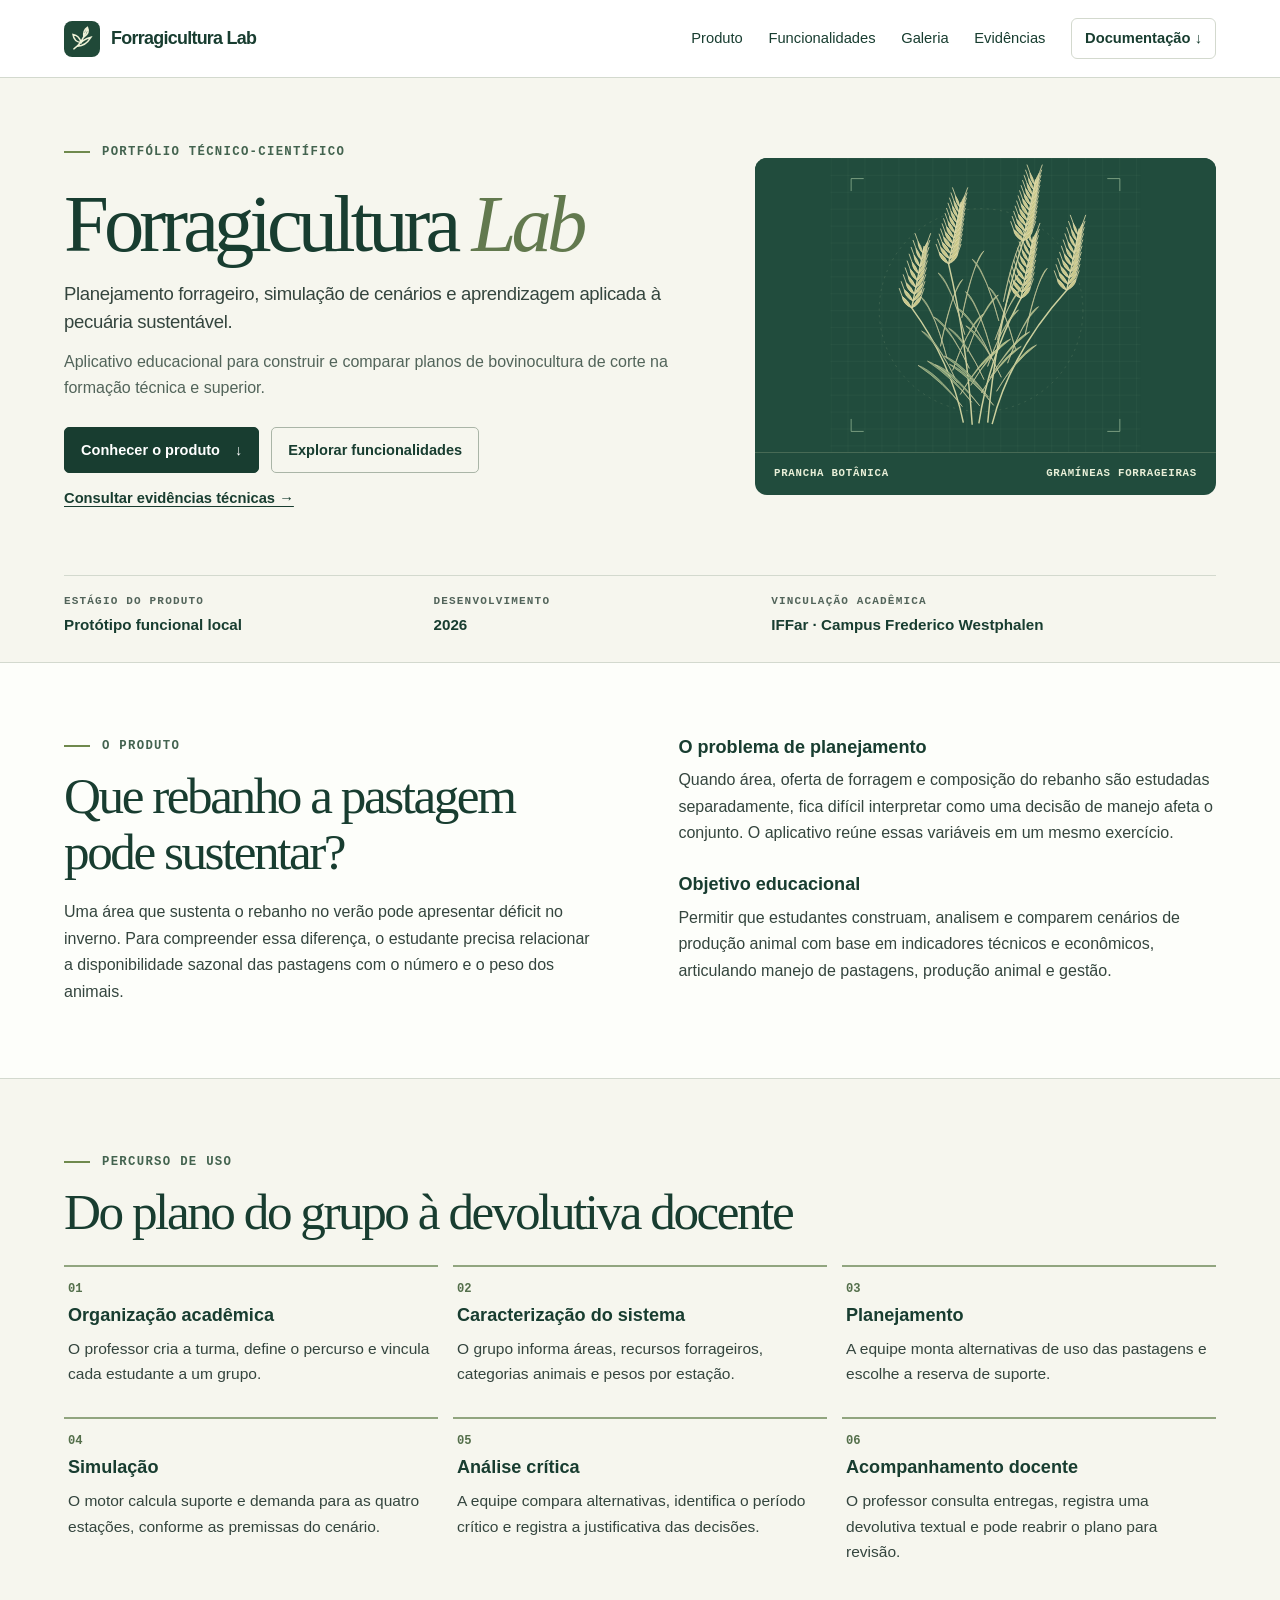
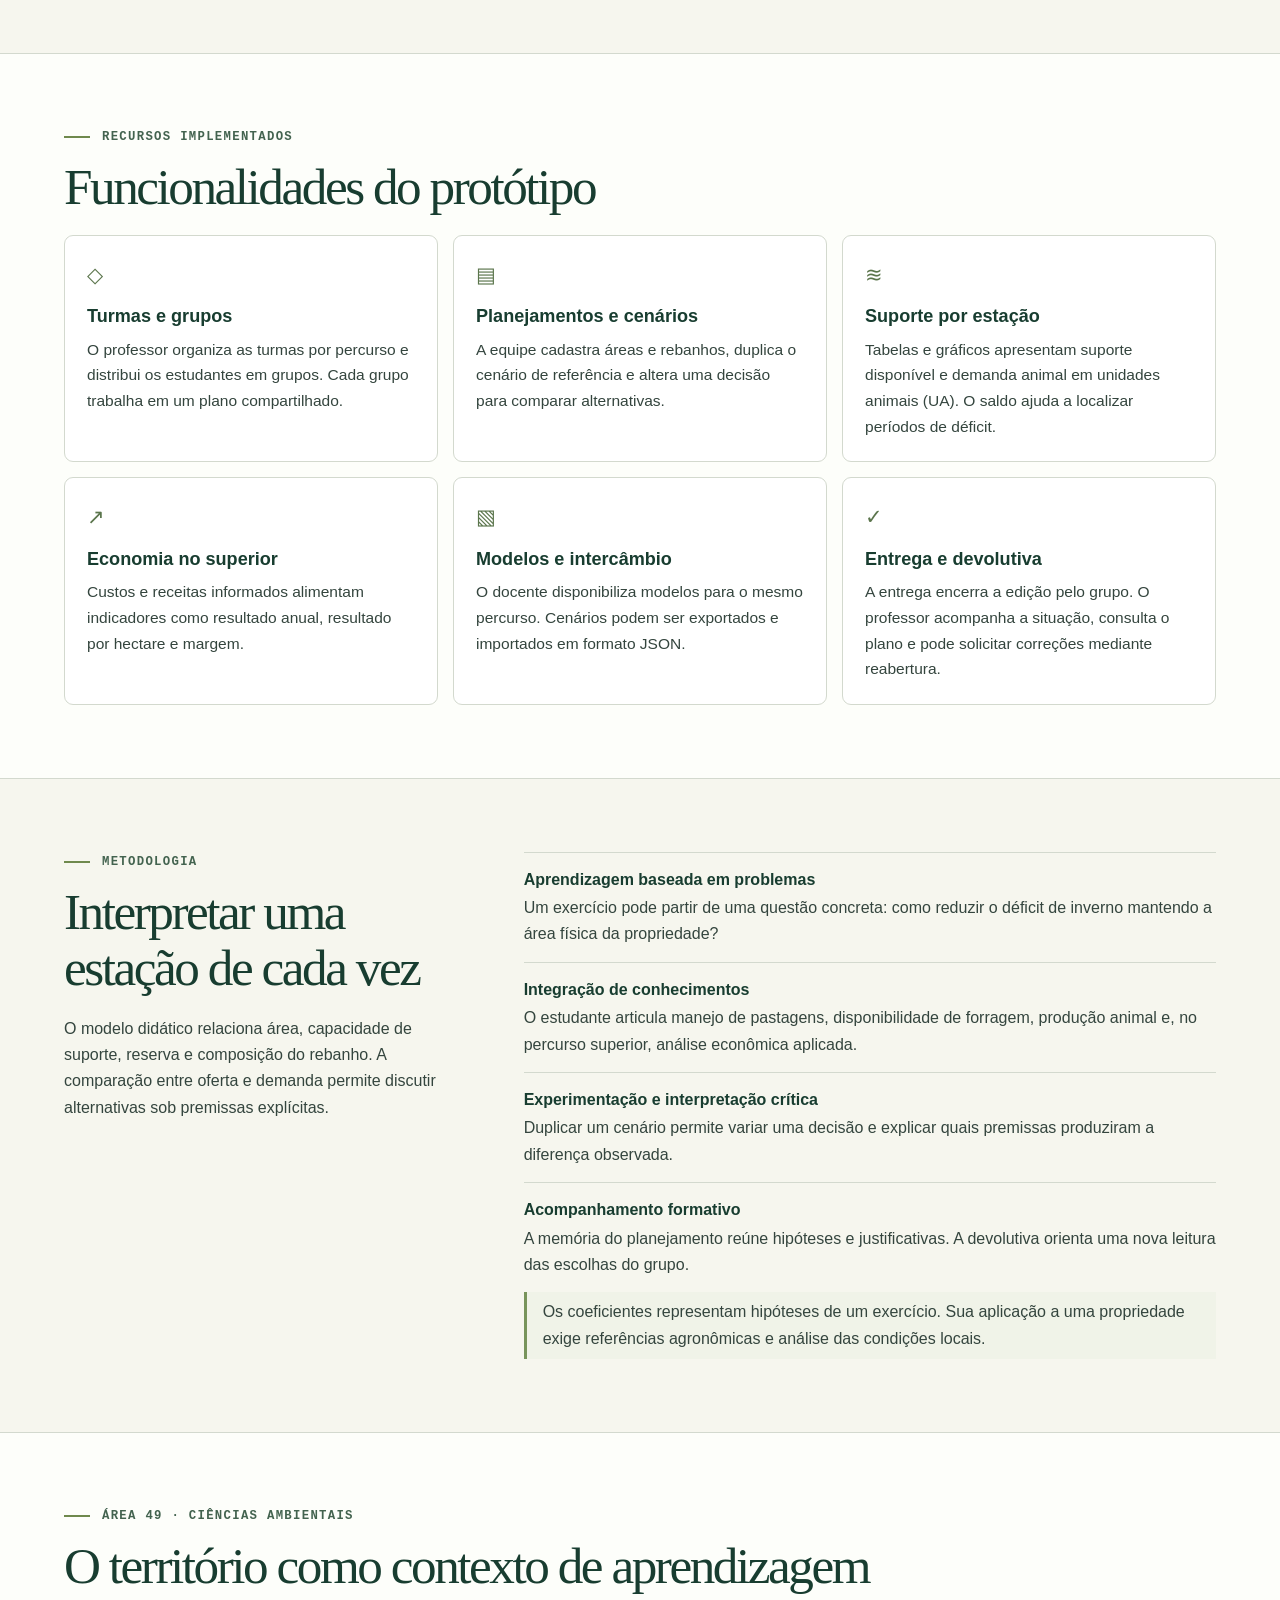
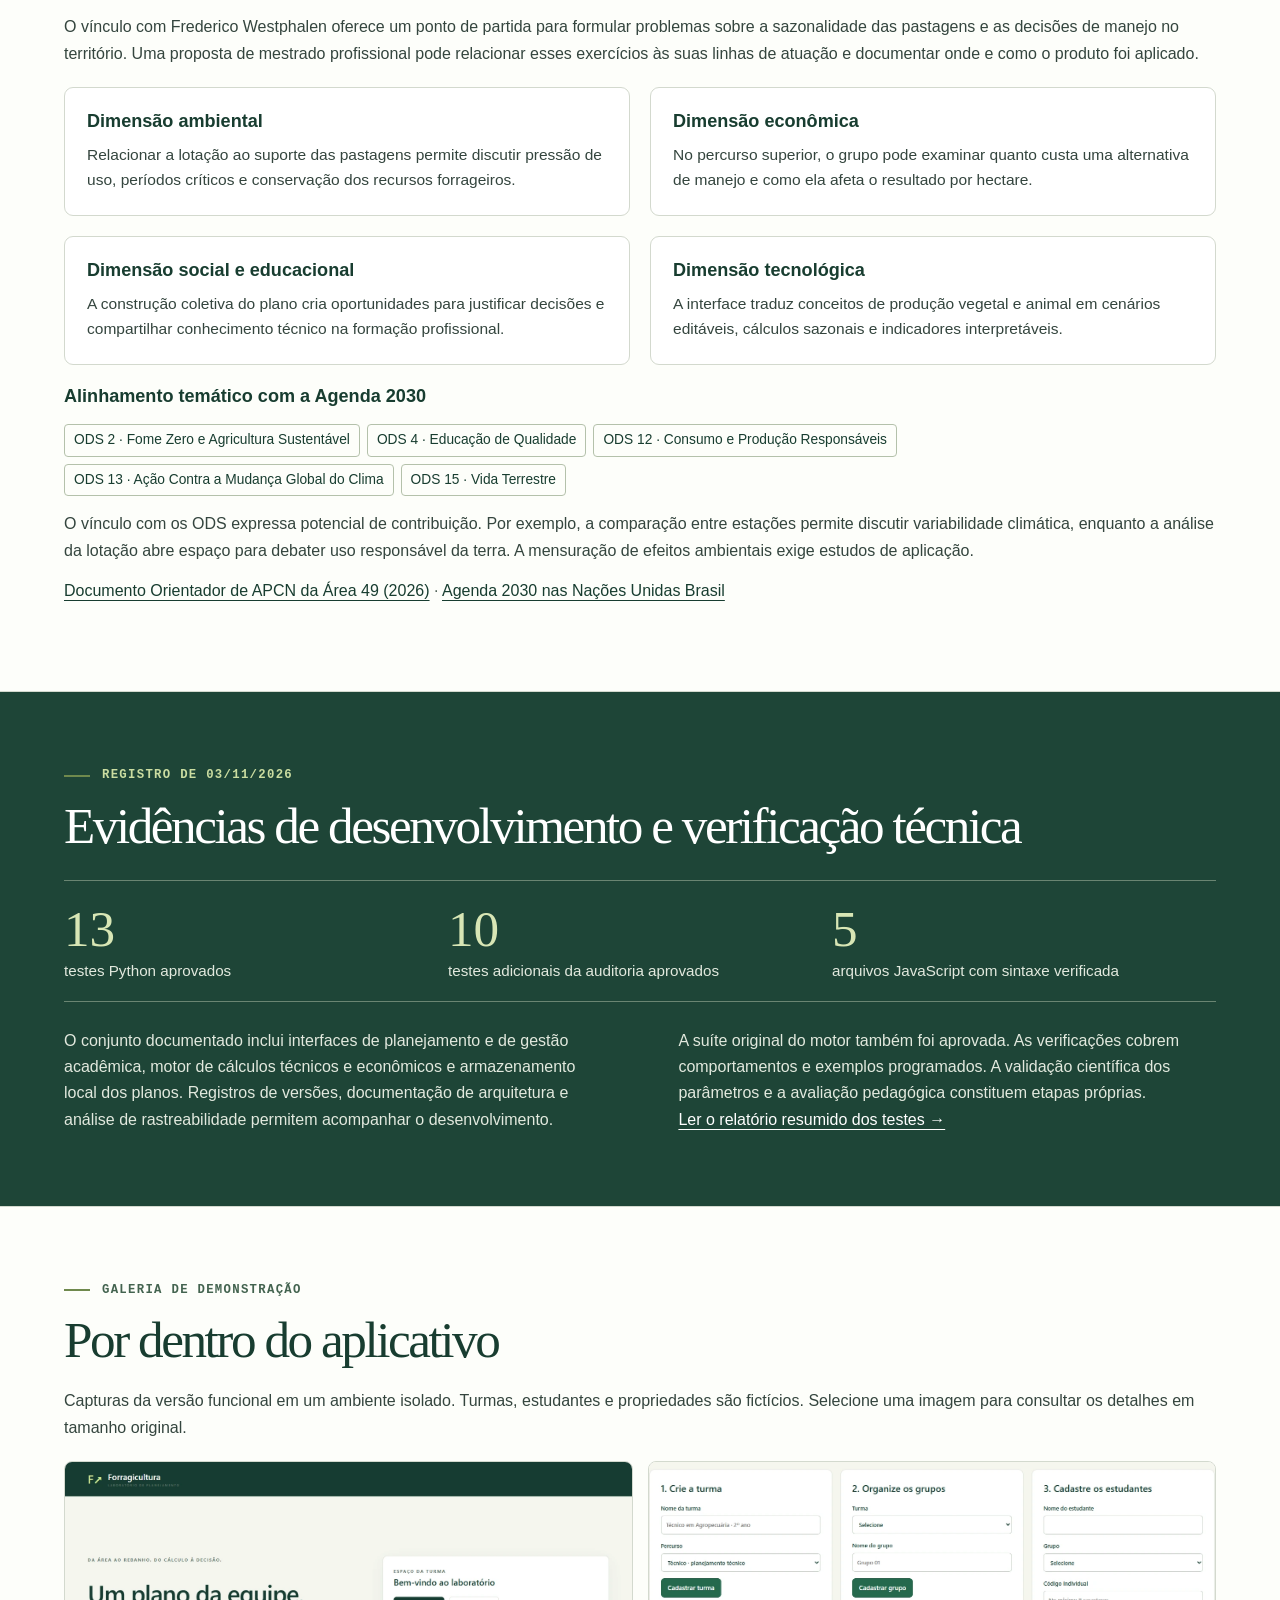
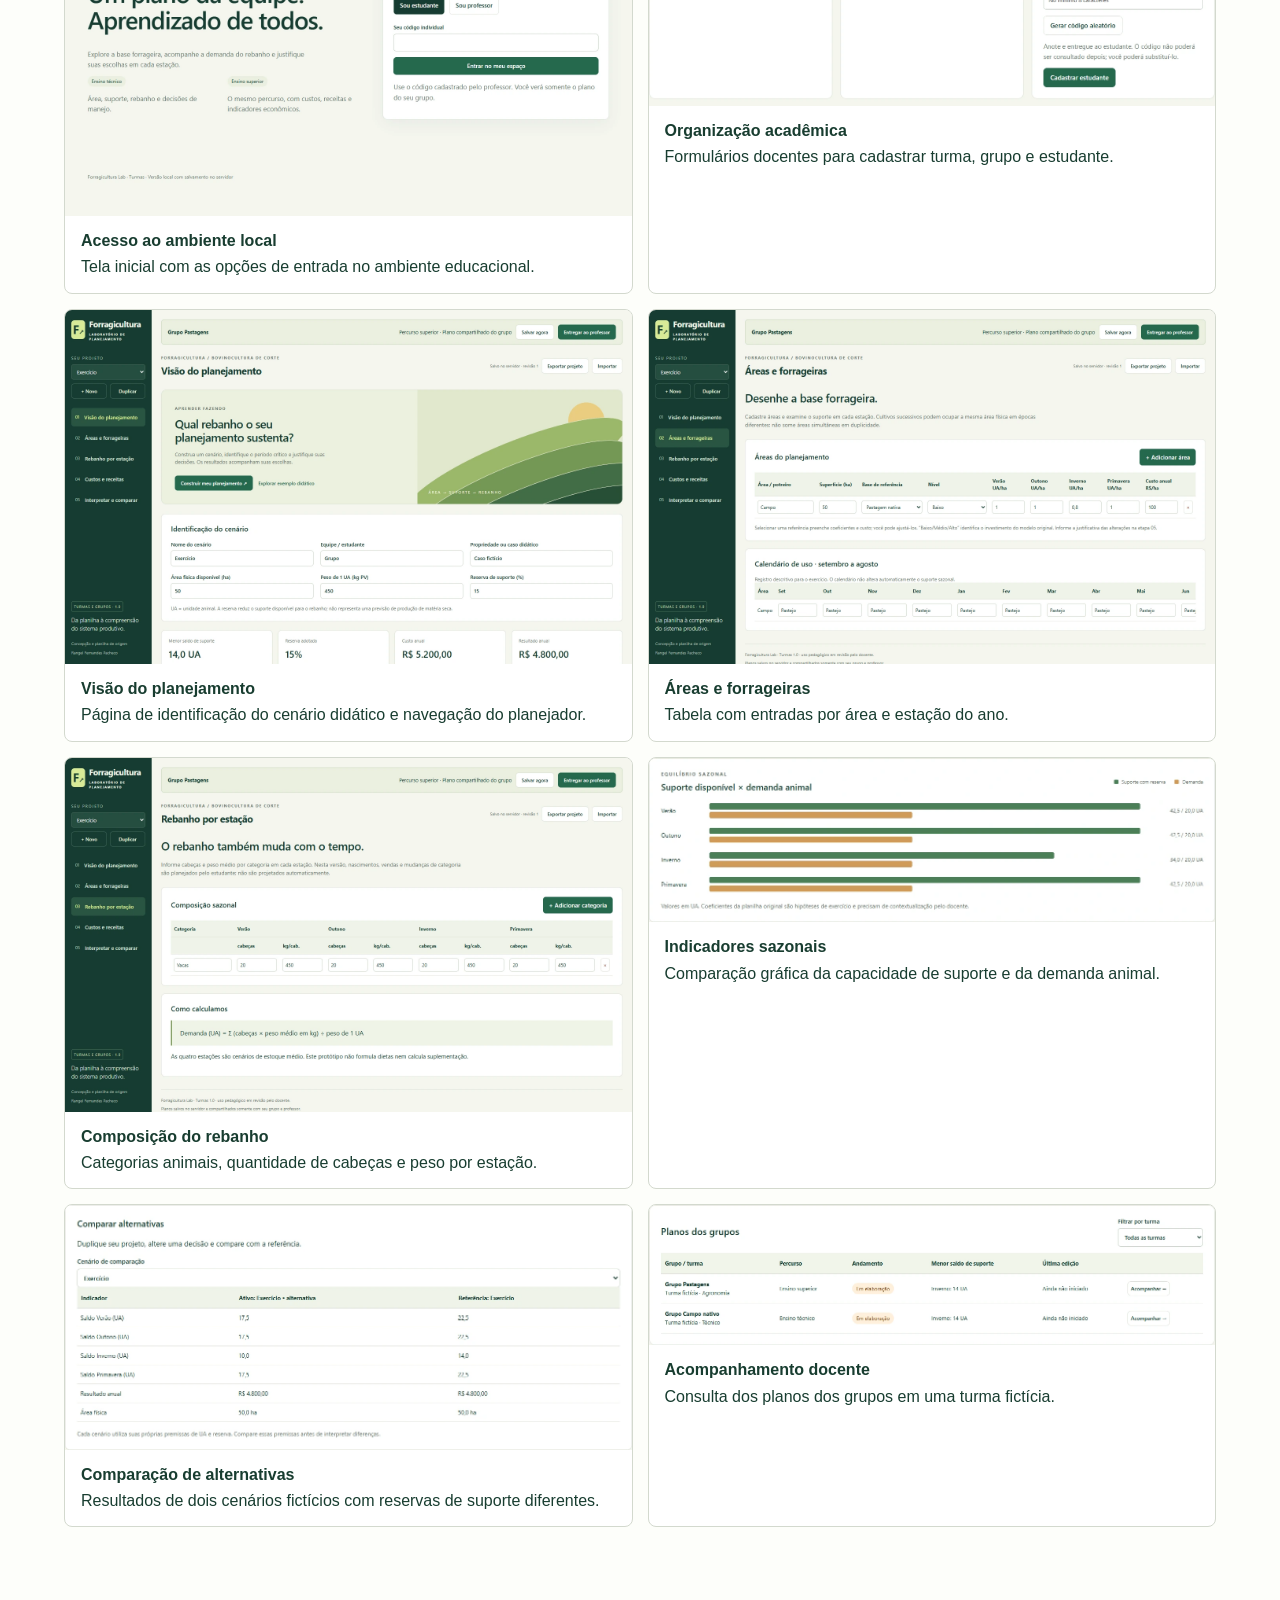
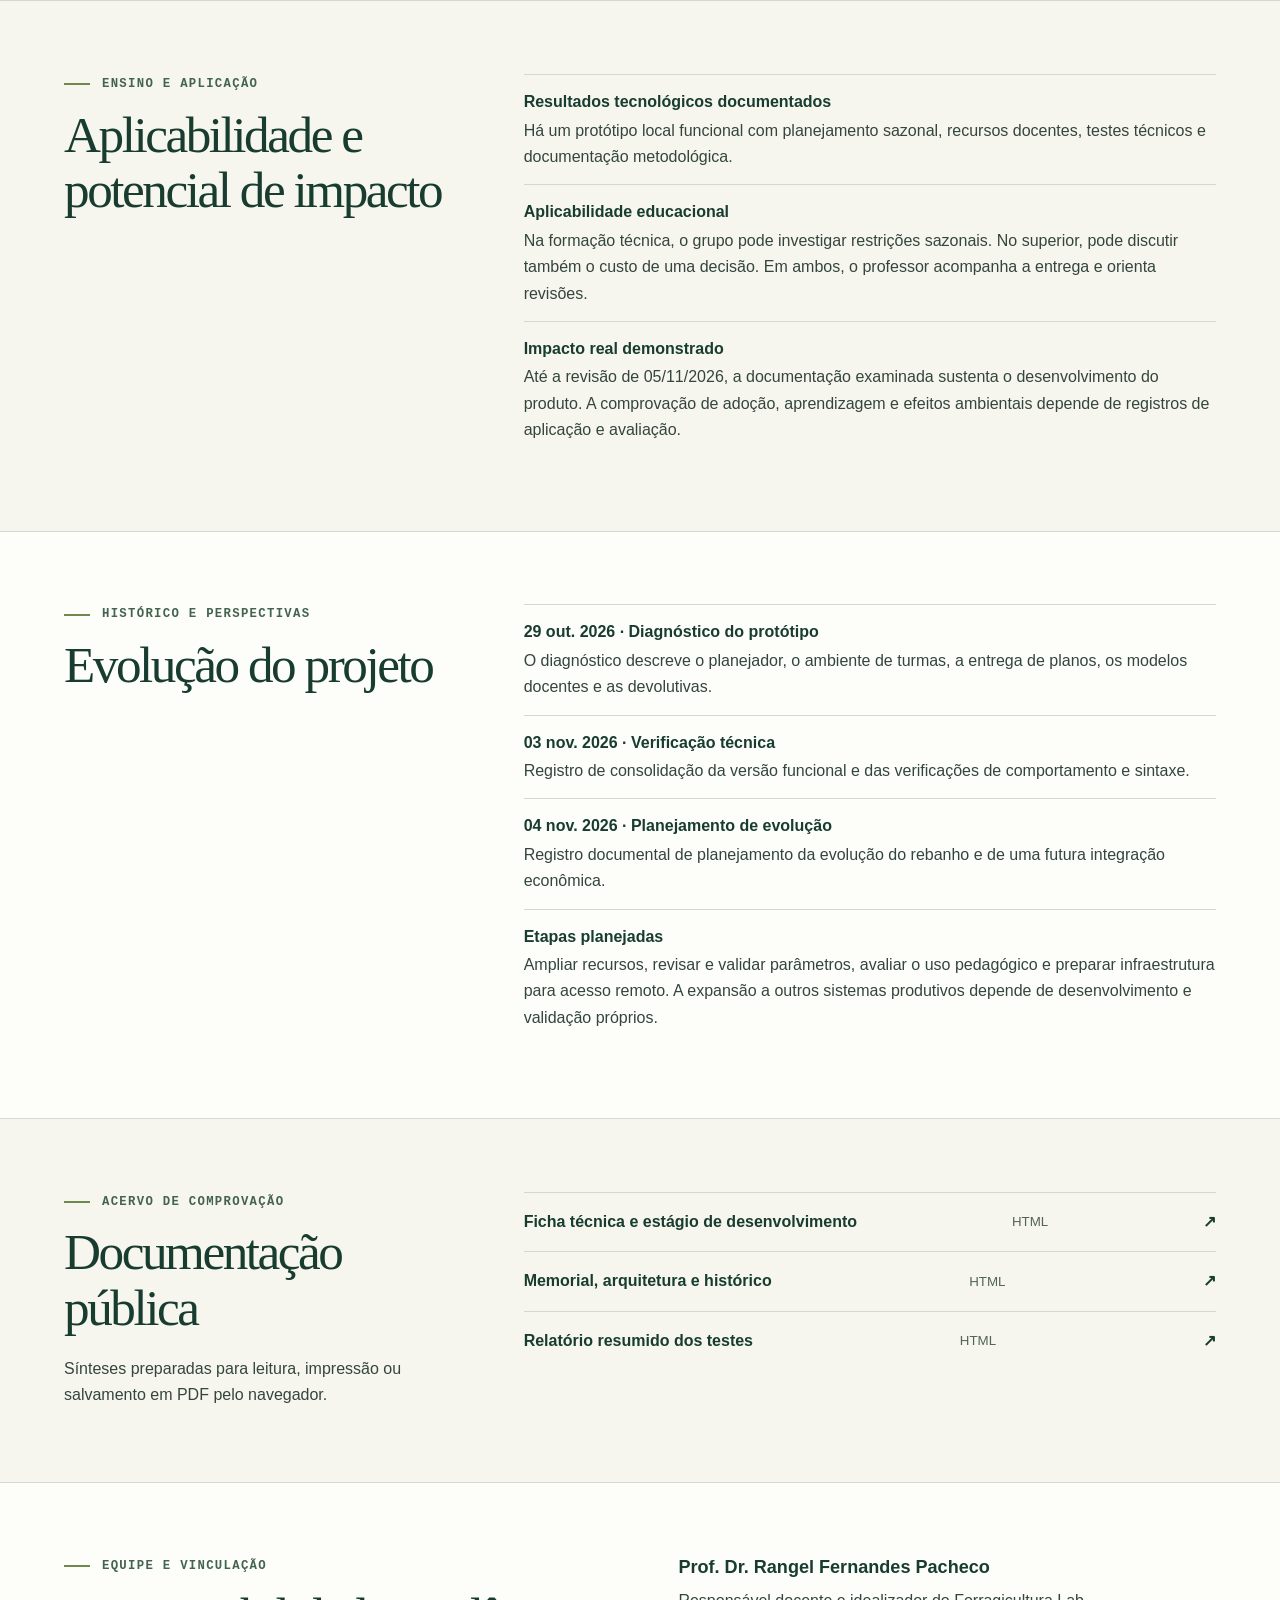
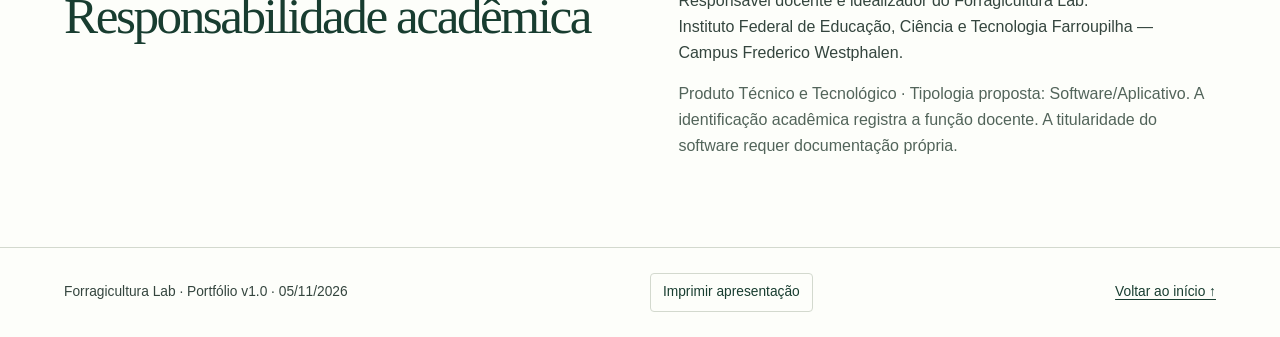
<file: index.html>
<!doctype html>
<html lang="pt-BR"><head><meta charset="utf-8"><meta name="viewport" content="width=device-width, initial-scale=1"><meta name="description" content="Portfólio técnico do Forragicultura Lab, aplicativo educacional de planejamento forrageiro. Funcionalidades, evidências e documentação do protótipo local."><meta name="referrer" content="no-referrer"><title>Forragicultura Lab | Portfólio técnico e educacional</title><link rel="icon" href="assets/marca.svg" type="image/svg+xml"><link rel="stylesheet" href="assets/site.css"><script src="assets/impressao.js" defer></script></head>
<body id="inicio"><a class="skip" href="#conteudo">Pular para o conteúdo</a>
<header><div class="bar shell"><a class="brand" href="#inicio"><img width="36" height="36" src="assets/marca.svg" alt="">Forragicultura Lab</a><nav aria-label="Navegação principal"><a href="#produto">Produto</a><a href="#funcionalidades">Funcionalidades</a><a href="#galeria">Galeria</a><a href="#evidencias">Evidências</a><a class="boxed" href="#documentos">Documentação ↓</a></nav></div></header>
<main id="conteudo"><section class="hero"><div class="shell"><div class="heroGrid"><div><p class="kicker">Portfólio técnico-científico</p><h1>Forragicultura <em>Lab</em></h1><p class="lead">Planejamento forrageiro, simulação de cenários e aprendizagem aplicada à pecuária sustentável.</p><p class="intro">Aplicativo educacional para construir e comparar planos de bovinocultura de corte na formação técnica e superior.</p><div class="actions"><a class="btn" href="#produto">Conhecer o produto <span aria-hidden="true">↓</span></a><a class="btn outline" href="#funcionalidades">Explorar funcionalidades</a></div><a class="minor" href="#evidencias">Consultar evidências técnicas →</a></div>
<figure class="plate"><img src="assets/prancha.svg" width="420" height="400" alt="Ilustração botânica de uma touceira de gramíneas com folhas e espigas."><figcaption class="folio"><span>Prancha botânica</span><span>Gramíneas forrageiras</span></figcaption></figure></div>
<div class="meta"><div><span class="label">Estágio do produto</span><strong>Protótipo funcional local</strong></div><div><span class="label">Desenvolvimento</span><strong>2026</strong></div><div><span class="label">Vinculação acadêmica</span><strong>IFFar · Campus Frederico Westphalen</strong></div></div></div></section>
<section class="block" id="produto"><div class="shell two"><div><p class="kicker">O produto</p><h2>Que rebanho a pastagem pode sustentar?</h2><p>Uma área que sustenta o rebanho no verão pode apresentar déficit no inverno. Para compreender essa diferença, o estudante precisa relacionar a disponibilidade sazonal das pastagens com o número e o peso dos animais.</p></div><div><h3>O problema de planejamento</h3><p>Quando área, oferta de forragem e composição do rebanho são estudadas separadamente, fica difícil interpretar como uma decisão de manejo afeta o conjunto. O aplicativo reúne essas variáveis em um mesmo exercício.</p><br><h3>Objetivo educacional</h3><p>Permitir que estudantes construam, analisem e comparem cenários de produção animal com base em indicadores técnicos e econômicos, articulando manejo de pastagens, produção animal e gestão.</p></div></div></section>
<section class="block soft" id="fluxo"><div class="shell"><p class="kicker">Percurso de uso</p><h2>Do plano do grupo à devolutiva docente</h2><ol class="flow"><li><h3>Organização acadêmica</h3><p>O professor cria a turma, define o percurso e vincula cada estudante a um grupo.</p></li>
<li><h3>Caracterização do sistema</h3><p>O grupo informa áreas, recursos forrageiros, categorias animais e pesos por estação.</p></li>
<li><h3>Planejamento</h3><p>A equipe monta alternativas de uso das pastagens e escolhe a reserva de suporte.</p></li>
<li><h3>Simulação</h3><p>O motor calcula suporte e demanda para as quatro estações, conforme as premissas do cenário.</p></li>
<li><h3>Análise crítica</h3><p>A equipe compara alternativas, identifica o período crítico e registra a justificativa das decisões.</p></li>
<li><h3>Acompanhamento docente</h3><p>O professor consulta entregas, registra uma devolutiva textual e pode reabrir o plano para revisão.</p></li></ol></div></section>
<section class="block" id="funcionalidades"><div class="shell"><p class="kicker">Recursos implementados</p><h2>Funcionalidades do protótipo</h2><div class="grid"><article class="card"><span class="glyph" aria-hidden="true">◇</span><h3>Turmas e grupos</h3><p>O professor organiza as turmas por percurso e distribui os estudantes em grupos. Cada grupo trabalha em um plano compartilhado.</p></article>
<article class="card"><span class="glyph" aria-hidden="true">▤</span><h3>Planejamentos e cenários</h3><p>A equipe cadastra áreas e rebanhos, duplica o cenário de referência e altera uma decisão para comparar alternativas.</p></article>
<article class="card"><span class="glyph" aria-hidden="true">≋</span><h3>Suporte por estação</h3><p>Tabelas e gráficos apresentam suporte disponível e demanda animal em unidades animais (UA). O saldo ajuda a localizar períodos de déficit.</p></article>
<article class="card"><span class="glyph" aria-hidden="true">↗</span><h3>Economia no superior</h3><p>Custos e receitas informados alimentam indicadores como resultado anual, resultado por hectare e margem.</p></article>
<article class="card"><span class="glyph" aria-hidden="true">▧</span><h3>Modelos e intercâmbio</h3><p>O docente disponibiliza modelos para o mesmo percurso. Cenários podem ser exportados e importados em formato JSON.</p></article>
<article class="card"><span class="glyph" aria-hidden="true">✓</span><h3>Entrega e devolutiva</h3><p>A entrega encerra a edição pelo grupo. O professor acompanha a situação, consulta o plano e pode solicitar correções mediante reabertura.</p></article></div></div></section>
<section class="block soft" id="metodologia"><div class="shell split"><div><p class="kicker">Metodologia</p><h2>Interpretar uma estação de cada vez</h2><p>O modelo didático relaciona área, capacidade de suporte, reserva e composição do rebanho. A comparação entre oferta e demanda permite discutir alternativas sob premissas explícitas.</p></div><div><dl class="rows"><div><dt>Aprendizagem baseada em problemas</dt><dd>Um exercício pode partir de uma questão concreta: como reduzir o déficit de inverno mantendo a área física da propriedade?</dd></div>
<div><dt>Integração de conhecimentos</dt><dd>O estudante articula manejo de pastagens, disponibilidade de forragem, produção animal e, no percurso superior, análise econômica aplicada.</dd></div>
<div><dt>Experimentação e interpretação crítica</dt><dd>Duplicar um cenário permite variar uma decisão e explicar quais premissas produziram a diferença observada.</dd></div>
<div><dt>Acompanhamento formativo</dt><dd>A memória do planejamento reúne hipóteses e justificativas. A devolutiva orienta uma nova leitura das escolhas do grupo.</dd></div></dl><p class="note">Os coeficientes representam hipóteses de um exercício. Sua aplicação a uma propriedade exige referências agronômicas e análise das condições locais.</p></div></div></section>
<section class="block" id="ambientais"><div class="shell"><p class="kicker">Área 49 · Ciências Ambientais</p><h2>O território como contexto de aprendizagem</h2><p>O vínculo com Frederico Westphalen oferece um ponto de partida para formular problemas sobre a sazonalidade das pastagens e as decisões de manejo no território. Uma proposta de mestrado profissional pode relacionar esses exercícios às suas linhas de atuação e documentar onde e como o produto foi aplicado.</p><div class="cols"><div class="card"><h3>Dimensão ambiental</h3><p>Relacionar a lotação ao suporte das pastagens permite discutir pressão de uso, períodos críticos e conservação dos recursos forrageiros.</p></div>
<div class="card"><h3>Dimensão econômica</h3><p>No percurso superior, o grupo pode examinar quanto custa uma alternativa de manejo e como ela afeta o resultado por hectare.</p></div>
<div class="card"><h3>Dimensão social e educacional</h3><p>A construção coletiva do plano cria oportunidades para justificar decisões e compartilhar conhecimento técnico na formação profissional.</p></div>
<div class="card"><h3>Dimensão tecnológica</h3><p>A interface traduz conceitos de produção vegetal e animal em cenários editáveis, cálculos sazonais e indicadores interpretáveis.</p></div></div><h3>Alinhamento temático com a Agenda 2030</h3><div class="pills"><span>ODS 2 · Fome Zero e Agricultura Sustentável</span><span>ODS 4 · Educação de Qualidade</span><span>ODS 12 · Consumo e Produção Responsáveis</span><span>ODS 13 · Ação Contra a Mudança Global do Clima</span><span>ODS 15 · Vida Terrestre</span></div><p>O vínculo com os ODS expressa potencial de contribuição. Por exemplo, a comparação entre estações permite discutir variabilidade climática, enquanto a análise da lotação abre espaço para debater uso responsável da terra. A mensuração de efeitos ambientais exige estudos de aplicação.</p><p class="intro"><a href="https://www.gov.br/capes/pt-br/acesso-a-informacao/acoes-e-programas/avaliacao/sobre-a-avaliacao/areas-avaliacao/sobre-as-areas-de-avaliacao/colegio-de-ciencias-exatas-tecnologicas-e-multidisciplinar/multidisciplinar/ciencias-ambientais/ciamb-apcn.pdf/@@display-file/file">Documento Orientador de APCN da Área 49 (2026)</a> · <a href="https://brasil.un.org/pt-br/sdgs">Agenda 2030 nas Nações Unidas Brasil</a></p></div></section>
<section class="block dark" id="evidencias"><div class="shell"><p class="kicker">Registro de 03/11/2026</p><h2>Evidências de desenvolvimento e verificação técnica</h2><div class="metrics"><div><strong>13</strong><span>testes Python aprovados</span></div><div><strong>10</strong><span>testes adicionais da auditoria aprovados</span></div><div><strong>5</strong><span>arquivos JavaScript com sintaxe verificada</span></div></div><div class="two"><p>O conjunto documentado inclui interfaces de planejamento e de gestão acadêmica, motor de cálculos técnicos e econômicos e armazenamento local dos planos. Registros de versões, documentação de arquitetura e análise de rastreabilidade permitem acompanhar o desenvolvimento.</p><div><p>A suíte original do motor também foi aprovada. As verificações cobrem comportamentos e exemplos programados. A validação científica dos parâmetros e a avaliação pedagógica constituem etapas próprias.</p><p><a href="documentos/relatorio-testes.html">Ler o relatório resumido dos testes →</a></p></div></div></div></section>
<section class="block" id="galeria"><div class="shell"><p class="kicker">Galeria de demonstração</p><h2>Por dentro do aplicativo</h2><p>Capturas da versão funcional em um ambiente isolado. Turmas, estudantes e propriedades são fictícios. Selecione uma imagem para consultar os detalhes em tamanho original.</p><div class="gallery"><figure><a href="assets/imagens/inicio.webp" aria-label="Ampliar imagem: Acesso ao ambiente local"><img loading="lazy" width="1440" height="900" src="assets/imagens/inicio.webp" alt="Tela inicial com as opções de entrada no ambiente educacional."></a><figcaption><strong>Acesso ao ambiente local</strong><br>Tela inicial com as opções de entrada no ambiente educacional.</figcaption></figure>
<figure><a href="assets/imagens/turmas.webp" aria-label="Ampliar imagem: Organização acadêmica"><img loading="lazy" width="1326" height="571" src="assets/imagens/turmas.webp" alt="Formulários docentes para cadastrar turma, grupo e estudante."></a><figcaption><strong>Organização acadêmica</strong><br>Formulários docentes para cadastrar turma, grupo e estudante.</figcaption></figure>
<figure><a href="assets/imagens/planejamento.webp" aria-label="Ampliar imagem: Visão do planejamento"><img loading="lazy" width="1440" height="900" src="assets/imagens/planejamento.webp" alt="Página de identificação do cenário didático e navegação do planejador."></a><figcaption><strong>Visão do planejamento</strong><br>Página de identificação do cenário didático e navegação do planejador.</figcaption></figure>
<figure><a href="assets/imagens/areas.webp" aria-label="Ampliar imagem: Áreas e forrageiras"><img loading="lazy" width="1440" height="900" src="assets/imagens/areas.webp" alt="Tabela com entradas por área e estação do ano."></a><figcaption><strong>Áreas e forrageiras</strong><br>Tabela com entradas por área e estação do ano.</figcaption></figure>
<figure><a href="assets/imagens/rebanho.webp" aria-label="Ampliar imagem: Composição do rebanho"><img loading="lazy" width="1440" height="900" src="assets/imagens/rebanho.webp" alt="Categorias animais, quantidade de cabeças e peso por estação."></a><figcaption><strong>Composição do rebanho</strong><br>Categorias animais, quantidade de cabeças e peso por estação.</figcaption></figure>
<figure><a href="assets/imagens/indicadores.webp" aria-label="Ampliar imagem: Indicadores sazonais"><img loading="lazy" width="1172" height="341" src="assets/imagens/indicadores.webp" alt="Comparação gráfica da capacidade de suporte e da demanda animal."></a><figcaption><strong>Indicadores sazonais</strong><br>Comparação gráfica da capacidade de suporte e da demanda animal.</figcaption></figure>
<figure><a href="assets/imagens/comparacao.webp" aria-label="Ampliar imagem: Comparação de alternativas"><img loading="lazy" width="1172" height="505" src="assets/imagens/comparacao.webp" alt="Resultados de dois cenários fictícios com reservas de suporte diferentes."></a><figcaption><strong>Comparação de alternativas</strong><br>Resultados de dois cenários fictícios com reservas de suporte diferentes.</figcaption></figure>
<figure><a href="assets/imagens/acompanhamento.webp" aria-label="Ampliar imagem: Acompanhamento docente"><img loading="lazy" width="1326" height="327" src="assets/imagens/acompanhamento.webp" alt="Consulta dos planos dos grupos em uma turma fictícia."></a><figcaption><strong>Acompanhamento docente</strong><br>Consulta dos planos dos grupos em uma turma fictícia.</figcaption></figure></div></div></section>
<section class="block soft" id="impacto"><div class="shell split"><div><p class="kicker">Ensino e aplicação</p><h2>Aplicabilidade e potencial de impacto</h2></div><dl class="rows"><div><dt>Resultados tecnológicos documentados</dt><dd>Há um protótipo local funcional com planejamento sazonal, recursos docentes, testes técnicos e documentação metodológica.</dd></div>
<div><dt>Aplicabilidade educacional</dt><dd>Na formação técnica, o grupo pode investigar restrições sazonais. No superior, pode discutir também o custo de uma decisão. Em ambos, o professor acompanha a entrega e orienta revisões.</dd></div>
<div><dt>Impacto real demonstrado</dt><dd>Até a revisão de 05/11/2026, a documentação examinada sustenta o desenvolvimento do produto. A comprovação de adoção, aprendizagem e efeitos ambientais depende de registros de aplicação e avaliação.</dd></div></dl></div></section>
<section class="block" id="evolucao"><div class="shell split"><div><p class="kicker">Histórico e perspectivas</p><h2>Evolução do projeto</h2></div><dl class="rows"><div><dt>29 out. 2026 · Diagnóstico do protótipo</dt><dd>O diagnóstico descreve o planejador, o ambiente de turmas, a entrega de planos, os modelos docentes e as devolutivas.</dd></div>
<div><dt>03 nov. 2026 · Verificação técnica</dt><dd>Registro de consolidação da versão funcional e das verificações de comportamento e sintaxe.</dd></div>
<div><dt>04 nov. 2026 · Planejamento de evolução</dt><dd>Registro documental de planejamento da evolução do rebanho e de uma futura integração econômica.</dd></div>
<div><dt>Etapas planejadas</dt><dd>Ampliar recursos, revisar e validar parâmetros, avaliar o uso pedagógico e preparar infraestrutura para acesso remoto. A expansão a outros sistemas produtivos depende de desenvolvimento e validação próprios.</dd></div></dl></div></section>
<section class="block soft" id="documentos"><div class="shell split"><div><p class="kicker">Acervo de comprovação</p><h2>Documentação pública</h2><p>Sínteses preparadas para leitura, impressão ou salvamento em PDF pelo navegador.</p></div><div><a class="doc" href="documentos/ficha-tecnica.html"><span>Ficha técnica e estágio de desenvolvimento</span><small>HTML</small><span aria-hidden="true">↗</span></a>
<a class="doc" href="documentos/memorial-descritivo.html"><span>Memorial, arquitetura e histórico</span><small>HTML</small><span aria-hidden="true">↗</span></a>
<a class="doc" href="documentos/relatorio-testes.html"><span>Relatório resumido dos testes</span><small>HTML</small><span aria-hidden="true">↗</span></a></div></div></section>
<section class="block" id="equipe"><div class="shell two"><div><p class="kicker">Equipe e vinculação</p><h2>Responsabilidade acadêmica</h2></div><div><h3>Prof. Dr. Rangel Fernandes Pacheco</h3><p>Responsável docente e idealizador do Forragicultura Lab.</p><p>Instituto Federal de Educação, Ciência e Tecnologia Farroupilha — Campus Frederico Westphalen.</p><p class="intro">Produto Técnico e Tecnológico · Tipologia proposta: Software/Aplicativo. A identificação acadêmica registra a função docente. A titularidade do software requer documentação própria.</p></div></div></section>
</main><footer><div class="shell foot"><span>Forragicultura Lab · Portfólio v1.0 · 05/11/2026</span><button class="print" type="button" hidden>Imprimir apresentação</button><a href="#inicio">Voltar ao início ↑</a></div></footer></body></html>
</file>
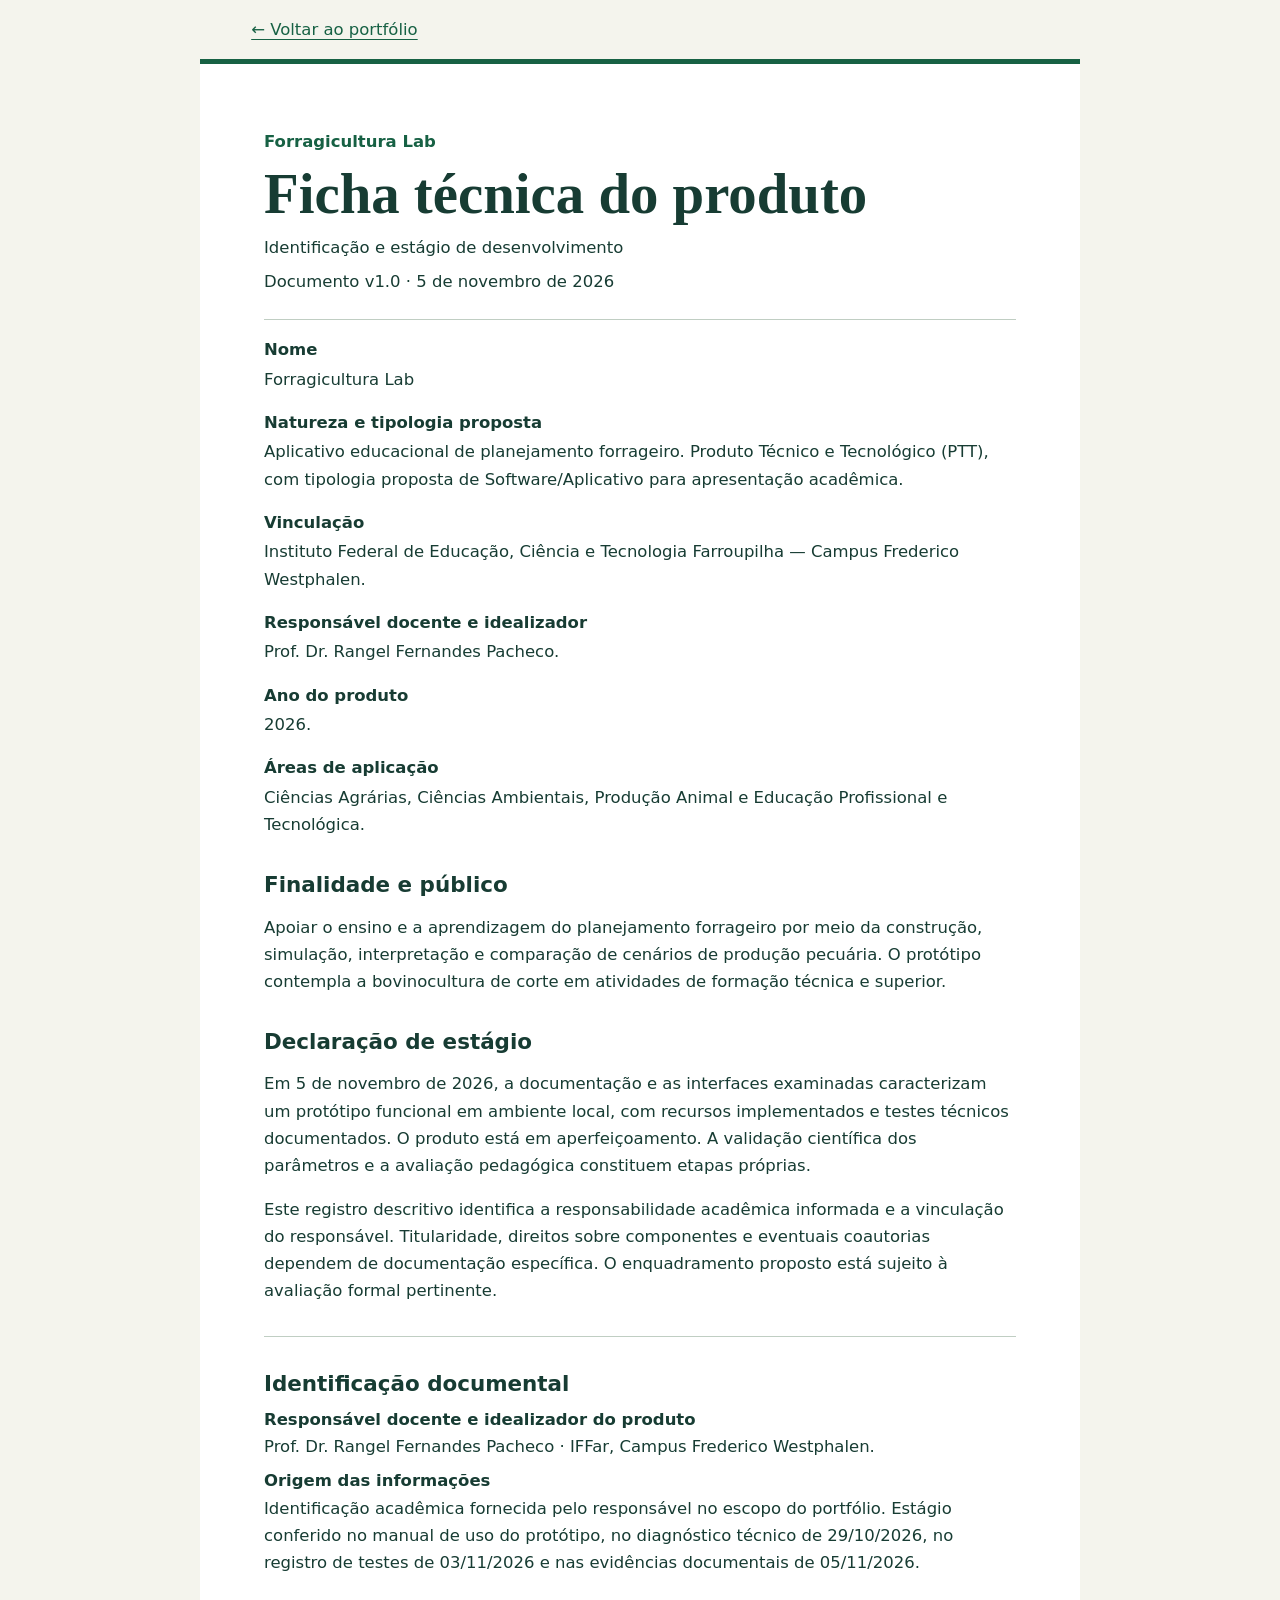
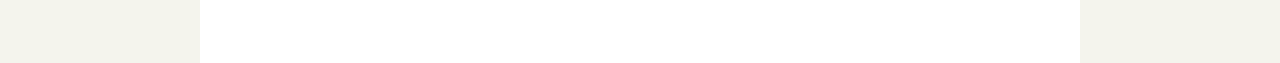
<file: documentos/ficha-tecnica.html>
<!doctype html>
<html lang="pt-BR"><head><meta charset="utf-8"><meta name="viewport" content="width=device-width, initial-scale=1"><title>Ficha técnica do produto | Forragicultura Lab</title><meta name="description" content="Identificação e estágio de desenvolvimento. Documento de apresentação do Forragicultura Lab."><link rel="stylesheet" href="documentos.css"></head>
<body><nav aria-label="Retorno ao portfólio"><a href="../index.html">← Voltar ao portfólio</a></nav><main><header><p class="product">Forragicultura Lab</p><h1>Ficha técnica do produto</h1><p>Identificação e estágio de desenvolvimento</p><p>Documento v1.0 · 5 de novembro de 2026</p></header><dl><dt>Nome</dt><dd>Forragicultura Lab</dd><dt>Natureza e tipologia proposta</dt><dd>Aplicativo educacional de planejamento forrageiro. Produto Técnico e Tecnológico (PTT), com tipologia proposta de Software/Aplicativo para apresentação acadêmica.</dd><dt>Vinculação</dt><dd>Instituto Federal de Educação, Ciência e Tecnologia Farroupilha — Campus Frederico Westphalen.</dd><dt>Responsável docente e idealizador</dt><dd>Prof. Dr. Rangel Fernandes Pacheco.</dd><dt>Ano do produto</dt><dd>2026.</dd><dt>Áreas de aplicação</dt><dd>Ciências Agrárias, Ciências Ambientais, Produção Animal e Educação Profissional e Tecnológica.</dd></dl>
<h2>Finalidade e público</h2><p>Apoiar o ensino e a aprendizagem do planejamento forrageiro por meio da construção, simulação, interpretação e comparação de cenários de produção pecuária. O protótipo contempla a bovinocultura de corte em atividades de formação técnica e superior.</p>
<h2>Declaração de estágio</h2><p>Em 5 de novembro de 2026, a documentação e as interfaces examinadas caracterizam um protótipo funcional em ambiente local, com recursos implementados e testes técnicos documentados. O produto está em aperfeiçoamento. A validação científica dos parâmetros e a avaliação pedagógica constituem etapas próprias.</p><p>Este registro descritivo identifica a responsabilidade acadêmica informada e a vinculação do responsável. Titularidade, direitos sobre componentes e eventuais coautorias dependem de documentação específica. O enquadramento proposto está sujeito à avaliação formal pertinente.</p><footer><h2>Identificação documental</h2><p><strong>Responsável docente e idealizador do produto</strong><br>Prof. Dr. Rangel Fernandes Pacheco · IFFar, Campus Frederico Westphalen.</p><p><strong>Origem das informações</strong><br>Identificação acadêmica fornecida pelo responsável no escopo do portfólio. Estágio conferido no manual de uso do protótipo, no diagnóstico técnico de 29/10/2026, no registro de testes de 03/11/2026 e nas evidências documentais de 05/11/2026.</p></footer></main></body></html>
</file>
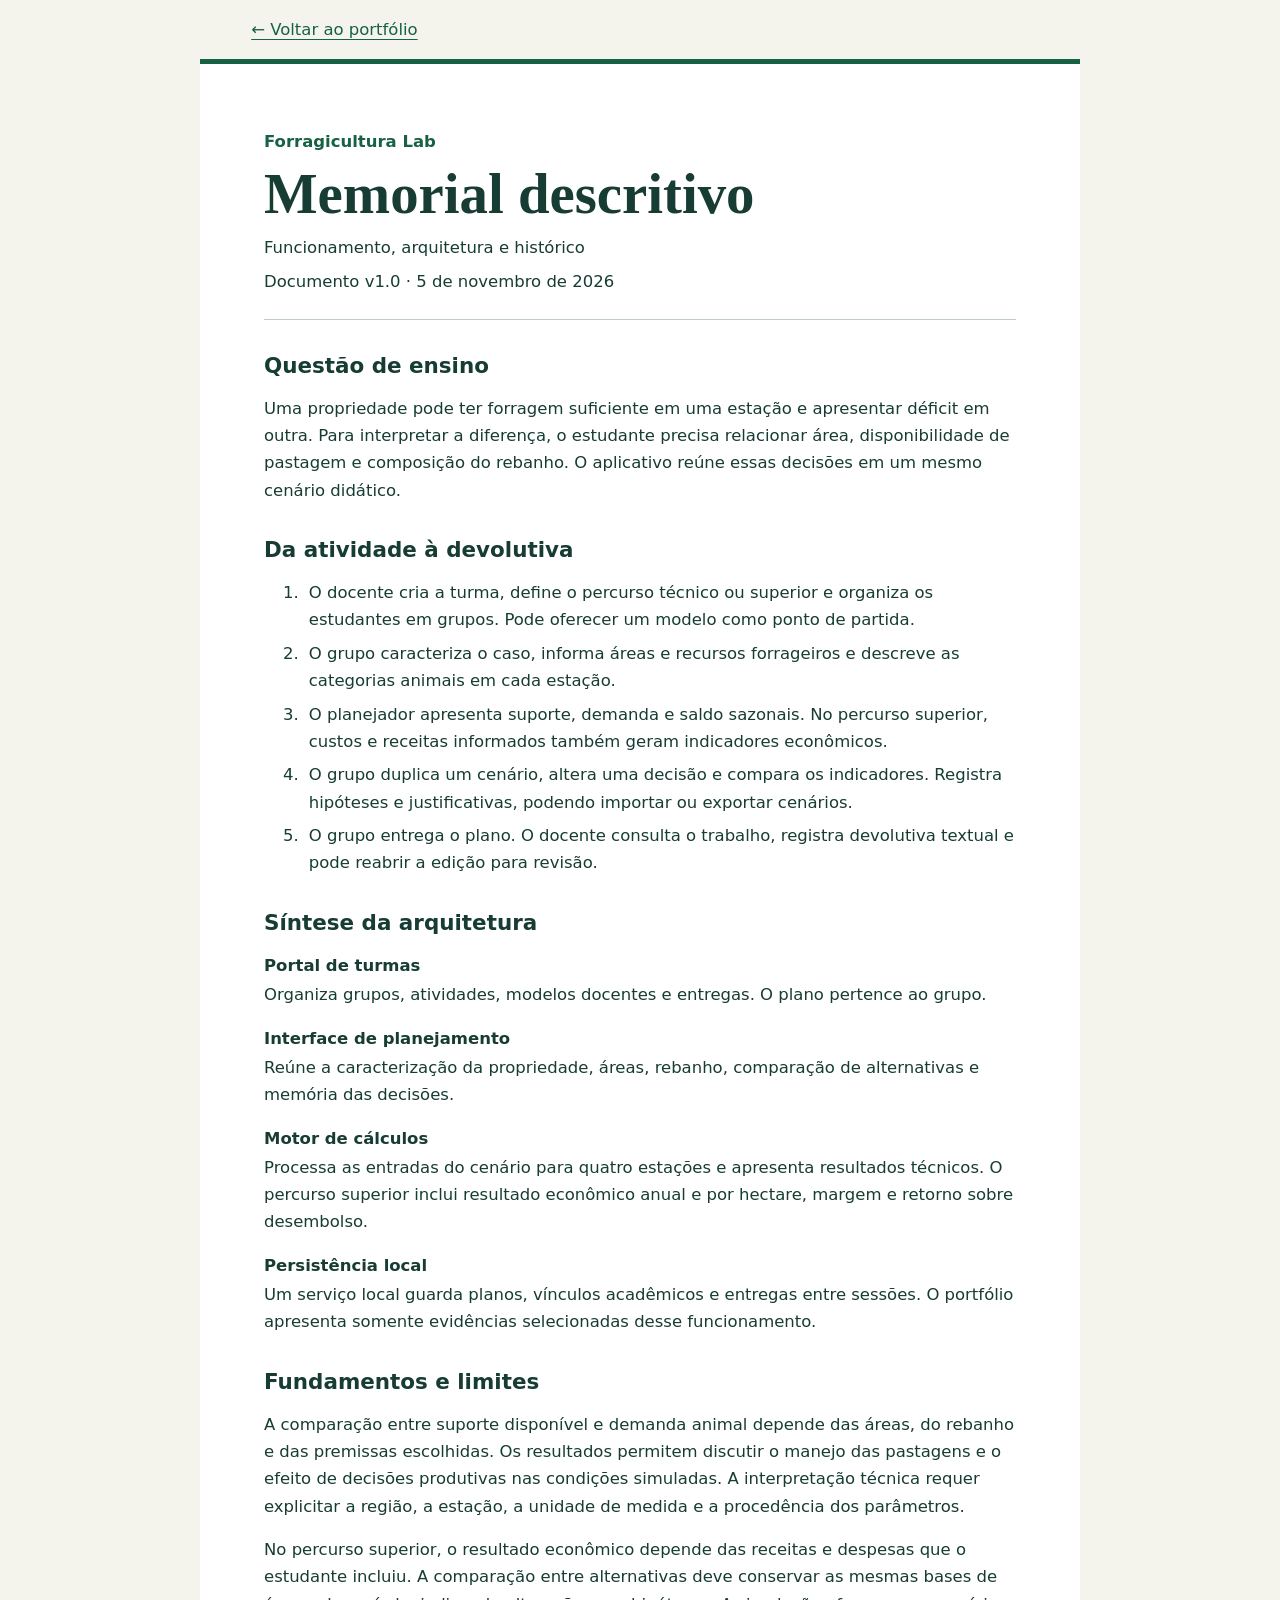
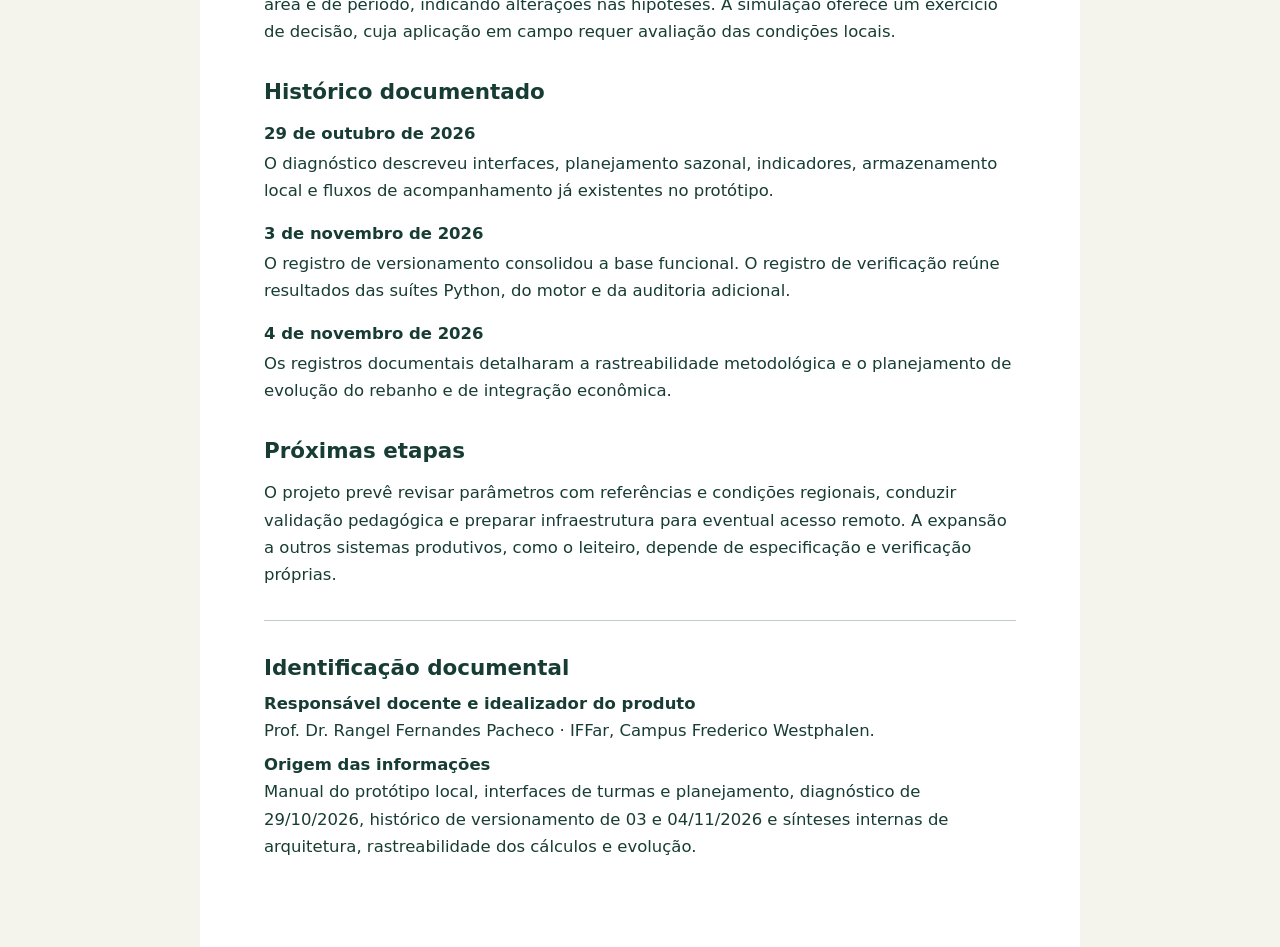
<file: documentos/memorial-descritivo.html>
<!doctype html>
<html lang="pt-BR"><head><meta charset="utf-8"><meta name="viewport" content="width=device-width, initial-scale=1"><title>Memorial descritivo | Forragicultura Lab</title><meta name="description" content="Funcionamento, arquitetura e histórico. Documento de apresentação do Forragicultura Lab."><link rel="stylesheet" href="documentos.css"></head>
<body><nav aria-label="Retorno ao portfólio"><a href="../index.html">← Voltar ao portfólio</a></nav><main><header><p class="product">Forragicultura Lab</p><h1>Memorial descritivo</h1><p>Funcionamento, arquitetura e histórico</p><p>Documento v1.0 · 5 de novembro de 2026</p></header><h2>Questão de ensino</h2><p>Uma propriedade pode ter forragem suficiente em uma estação e apresentar déficit em outra. Para interpretar a diferença, o estudante precisa relacionar área, disponibilidade de pastagem e composição do rebanho. O aplicativo reúne essas decisões em um mesmo cenário didático.</p>
<h2>Da atividade à devolutiva</h2><ol><li>O docente cria a turma, define o percurso técnico ou superior e organiza os estudantes em grupos. Pode oferecer um modelo como ponto de partida.</li><li>O grupo caracteriza o caso, informa áreas e recursos forrageiros e descreve as categorias animais em cada estação.</li><li>O planejador apresenta suporte, demanda e saldo sazonais. No percurso superior, custos e receitas informados também geram indicadores econômicos.</li><li>O grupo duplica um cenário, altera uma decisão e compara os indicadores. Registra hipóteses e justificativas, podendo importar ou exportar cenários.</li><li>O grupo entrega o plano. O docente consulta o trabalho, registra devolutiva textual e pode reabrir a edição para revisão.</li></ol>
<h2>Síntese da arquitetura</h2><dl><dt>Portal de turmas</dt><dd>Organiza grupos, atividades, modelos docentes e entregas. O plano pertence ao grupo.</dd><dt>Interface de planejamento</dt><dd>Reúne a caracterização da propriedade, áreas, rebanho, comparação de alternativas e memória das decisões.</dd><dt>Motor de cálculos</dt><dd>Processa as entradas do cenário para quatro estações e apresenta resultados técnicos. O percurso superior inclui resultado econômico anual e por hectare, margem e retorno sobre desembolso.</dd><dt>Persistência local</dt><dd>Um serviço local guarda planos, vínculos acadêmicos e entregas entre sessões. O portfólio apresenta somente evidências selecionadas desse funcionamento.</dd></dl>
<h2>Fundamentos e limites</h2><p>A comparação entre suporte disponível e demanda animal depende das áreas, do rebanho e das premissas escolhidas. Os resultados permitem discutir o manejo das pastagens e o efeito de decisões produtivas nas condições simuladas. A interpretação técnica requer explicitar a região, a estação, a unidade de medida e a procedência dos parâmetros.</p><p>No percurso superior, o resultado econômico depende das receitas e despesas que o estudante incluiu. A comparação entre alternativas deve conservar as mesmas bases de área e de período, indicando alterações nas hipóteses. A simulação oferece um exercício de decisão, cuja aplicação em campo requer avaliação das condições locais.</p>
<h2>Histórico documentado</h2><dl><dt>29 de outubro de 2026</dt><dd>O diagnóstico descreveu interfaces, planejamento sazonal, indicadores, armazenamento local e fluxos de acompanhamento já existentes no protótipo.</dd><dt>3 de novembro de 2026</dt><dd>O registro de versionamento consolidou a base funcional. O registro de verificação reúne resultados das suítes Python, do motor e da auditoria adicional.</dd><dt>4 de novembro de 2026</dt><dd>Os registros documentais detalharam a rastreabilidade metodológica e o planejamento de evolução do rebanho e de integração econômica.</dd></dl><h2>Próximas etapas</h2><p>O projeto prevê revisar parâmetros com referências e condições regionais, conduzir validação pedagógica e preparar infraestrutura para eventual acesso remoto. A expansão a outros sistemas produtivos, como o leiteiro, depende de especificação e verificação próprias.</p><footer><h2>Identificação documental</h2><p><strong>Responsável docente e idealizador do produto</strong><br>Prof. Dr. Rangel Fernandes Pacheco · IFFar, Campus Frederico Westphalen.</p><p><strong>Origem das informações</strong><br>Manual do protótipo local, interfaces de turmas e planejamento, diagnóstico de 29/10/2026, histórico de versionamento de 03 e 04/11/2026 e sínteses internas de arquitetura, rastreabilidade dos cálculos e evolução.</p></footer></main></body></html>
</file>
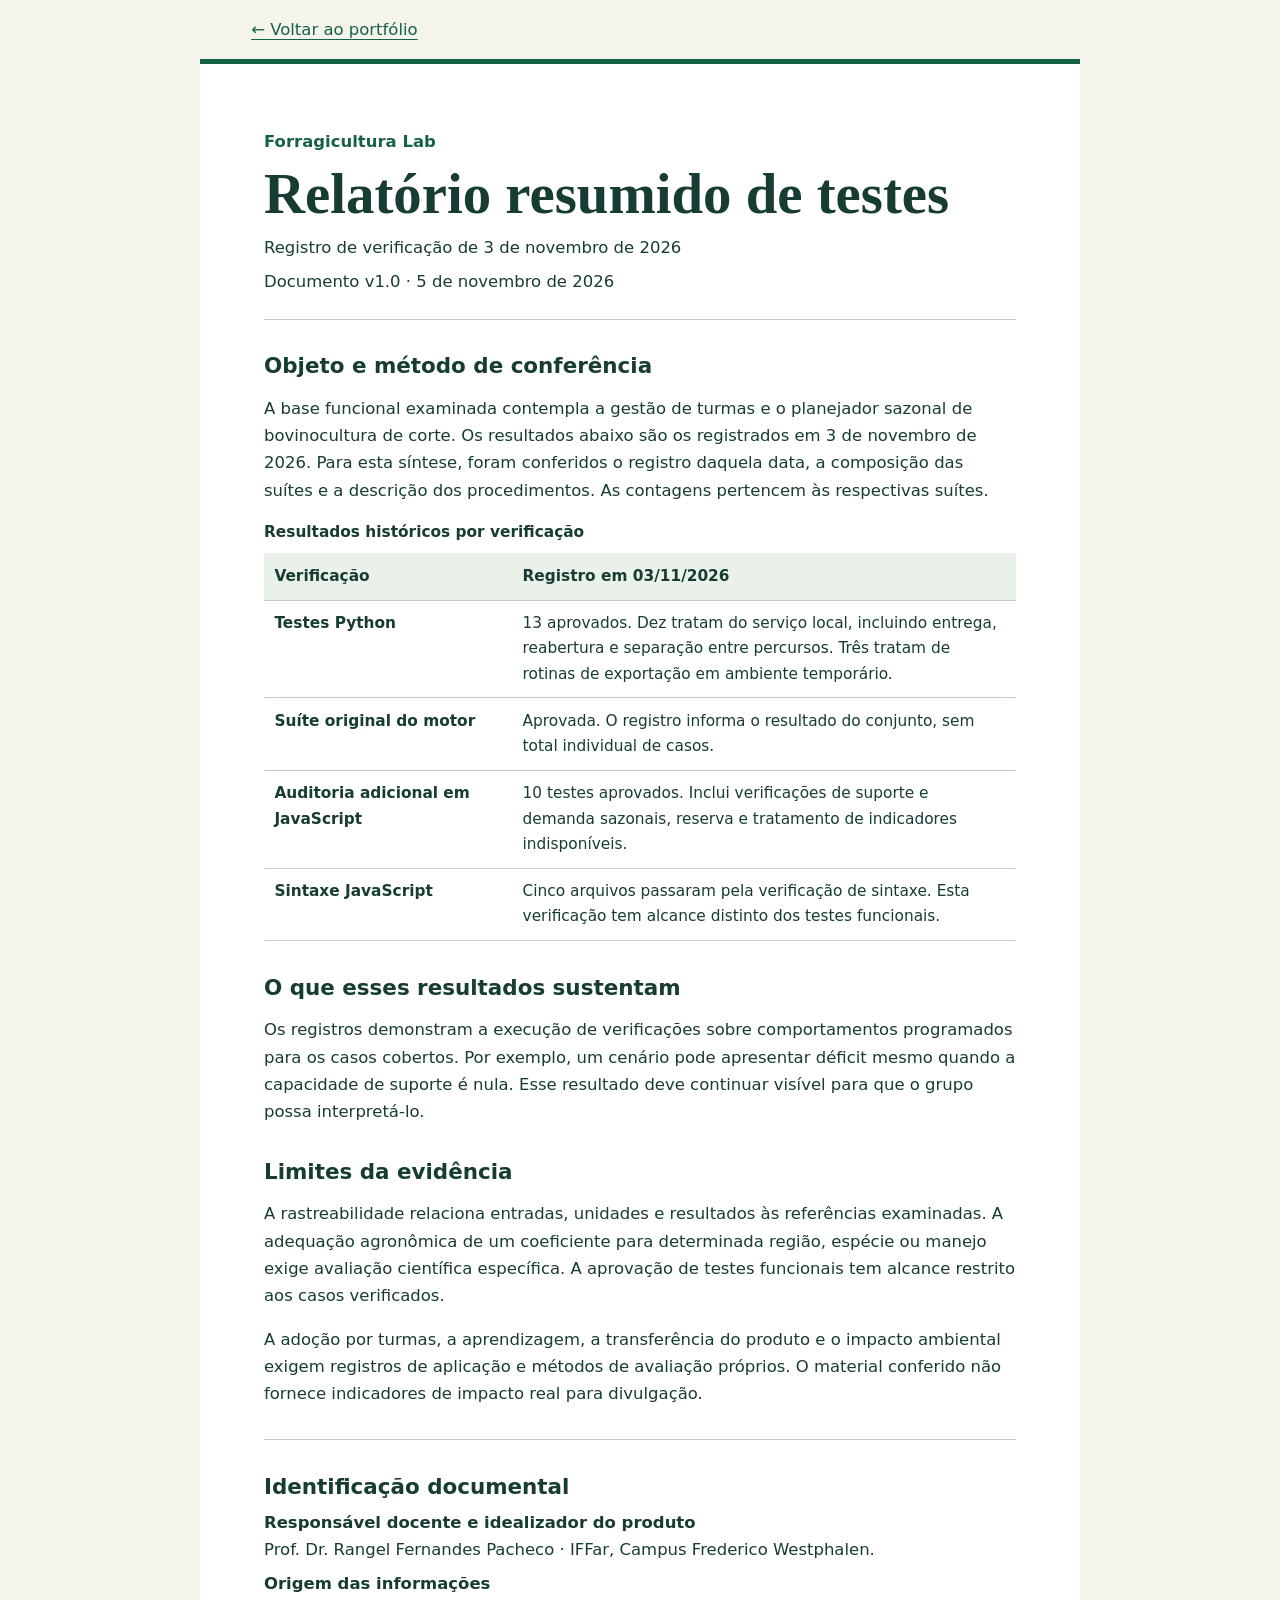
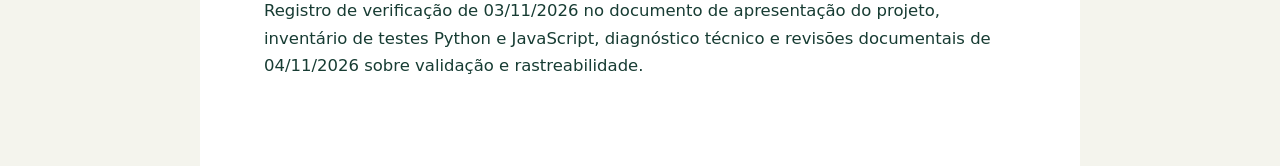
<file: documentos/relatorio-testes.html>
<!doctype html>
<html lang="pt-BR"><head><meta charset="utf-8"><meta name="viewport" content="width=device-width, initial-scale=1"><title>Relatório resumido de testes | Forragicultura Lab</title><meta name="description" content="Registro de verificação de 3 de novembro de 2026. Documento de apresentação do Forragicultura Lab."><link rel="stylesheet" href="documentos.css"></head>
<body><nav aria-label="Retorno ao portfólio"><a href="../index.html">← Voltar ao portfólio</a></nav><main><header><p class="product">Forragicultura Lab</p><h1>Relatório resumido de testes</h1><p>Registro de verificação de 3 de novembro de 2026</p><p>Documento v1.0 · 5 de novembro de 2026</p></header><h2>Objeto e método de conferência</h2><p>A base funcional examinada contempla a gestão de turmas e o planejador sazonal de bovinocultura de corte. Os resultados abaixo são os registrados em 3 de novembro de 2026. Para esta síntese, foram conferidos o registro daquela data, a composição das suítes e a descrição dos procedimentos. As contagens pertencem às respectivas suítes.</p>
<table><caption>Resultados históricos por verificação</caption><thead><tr><th scope="col">Verificação</th><th scope="col">Registro em 03/11/2026</th></tr></thead><tbody><tr><th scope="row">Testes Python</th><td>13 aprovados. Dez tratam do serviço local, incluindo entrega, reabertura e separação entre percursos. Três tratam de rotinas de exportação em ambiente temporário.</td></tr><tr><th scope="row">Suíte original do motor</th><td>Aprovada. O registro informa o resultado do conjunto, sem total individual de casos.</td></tr><tr><th scope="row">Auditoria adicional em JavaScript</th><td>10 testes aprovados. Inclui verificações de suporte e demanda sazonais, reserva e tratamento de indicadores indisponíveis.</td></tr><tr><th scope="row">Sintaxe JavaScript</th><td>Cinco arquivos passaram pela verificação de sintaxe. Esta verificação tem alcance distinto dos testes funcionais.</td></tr></tbody></table>
<h2>O que esses resultados sustentam</h2><p>Os registros demonstram a execução de verificações sobre comportamentos programados para os casos cobertos. Por exemplo, um cenário pode apresentar déficit mesmo quando a capacidade de suporte é nula. Esse resultado deve continuar visível para que o grupo possa interpretá-lo.</p>
<h2>Limites da evidência</h2><p>A rastreabilidade relaciona entradas, unidades e resultados às referências examinadas. A adequação agronômica de um coeficiente para determinada região, espécie ou manejo exige avaliação científica específica. A aprovação de testes funcionais tem alcance restrito aos casos verificados.</p><p>A adoção por turmas, a aprendizagem, a transferência do produto e o impacto ambiental exigem registros de aplicação e métodos de avaliação próprios. O material conferido não fornece indicadores de impacto real para divulgação.</p><footer><h2>Identificação documental</h2><p><strong>Responsável docente e idealizador do produto</strong><br>Prof. Dr. Rangel Fernandes Pacheco · IFFar, Campus Frederico Westphalen.</p><p><strong>Origem das informações</strong><br>Registro de verificação de 03/11/2026 no documento de apresentação do projeto, inventário de testes Python e JavaScript, diagnóstico técnico e revisões documentais de 04/11/2026 sobre validação e rastreabilidade.</p></footer></main></body></html>
</file>
<file: assets/site.css>
*{box-sizing:border-box}
:root{--ink:#183d30;--text:#34453e;--muted:#52645a;--line:#d3d9ce;--paper:#f6f6ee;--white:#fff;--accent:#c8dc96}
html{scroll-padding-top:1rem}
body{margin:0;font:1rem/1.65 "Segoe UI",Arial,sans-serif;color:var(--text);background:#fdfefa}
a{color:var(--ink);text-underline-offset:.22em}
:focus-visible{outline:3px solid #a44914;outline-offset:4px}
.shell{width:min(1240px,90%);margin:auto}
header{border-bottom:1px solid var(--line);background:#fff}
.bar,nav,.brand,.actions,.folio,.doc,.foot,.tagline{display:flex;align-items:center}
.bar{min-height:77px;justify-content:space-between;gap:22px}
.brand{gap:11px;font-size:1.12rem;font-weight:700;text-decoration:none;letter-spacing:-.04em}
.brand img{width:36px}
nav{gap:clamp(12px,2vw,32px);font-size:.92rem}
nav a{text-decoration:none}nav a:hover,.doc:hover{text-decoration:underline}
nav .boxed{border:1px solid var(--line);border-radius:6px;padding:7px 13px;font-weight:600}
.skip{position:absolute;left:1em;top:-100px;background:white;padding:10px;z-index:9}.skip:focus{top:0}
.hero{background:var(--paper);border-bottom:1px solid var(--line)}
.heroGrid{display:grid;grid-template-columns:minmax(0,1.36fr) minmax(0,1fr);gap:clamp(30px,5vw,78px);align-items:center;padding:clamp(35px,5vw,76px) 0}
.kicker,.folio,.label{font-family:Consolas,"Courier New",monospace;text-transform:uppercase;font-size:.77rem;letter-spacing:.105em;font-weight:600}
.kicker{color:#43634f;display:flex;align-items:center;gap:12px}.kicker:before{content:"";width:26px;height:2px;background:#6f894d}
h1,h2,h3,p,figure{margin:0}
h1,h2,h3{color:var(--ink)}
h1,h2,.serif{font-family:Georgia,"Times New Roman",serif;font-weight:400}
h1{font-size:clamp(3.3rem,6.3vw,6.5rem);line-height:.99;letter-spacing:-.061em;margin:22px 0 16px}
h1 em{font-weight:400;color:#62794e}
.lead{max-width:34em;font-size:clamp(1.05rem,1.45vw,1.38rem);line-height:1.48;letter-spacing:-.018em}
.intro{max-width:43em;margin:14px 0;color:var(--muted)}
.actions{gap:12px;flex-wrap:wrap;margin:25px 0 12px}
.btn{display:inline-flex;align-items:center;gap:15px;justify-content:center;background:var(--ink);color:#fff;text-decoration:none;border-radius:5px;padding:10px 16px;font-weight:600;font-size:.91rem;border:1px solid var(--ink)}
.outline{background:transparent;color:var(--ink);border-color:#aab5a7}
.btn:hover{background:#335840;color:white}.minor{font-size:.92rem;font-weight:600}
.plate{overflow:hidden;border-radius:12px;background:#214c3d;color:#e8efd8;display:flex;flex-direction:column}
.plate img{width:100%;height:clamp(265px,23vw,350px);object-fit:contain;background:#214c3d}
.folio{justify-content:space-between;padding:12px 19px;border-top:1px solid #476a55;letter-spacing:.07em;font-size:.67rem}
.meta{display:grid;grid-template-columns:1.1fr 1fr 1.4fr;gap:20px;padding:16px 0 24px;border-top:1px solid var(--line)}
.meta div{display:grid;gap:2px}.label{color:var(--muted);font-size:.69rem}.meta strong{font-size:.95rem;font-weight:600;color:var(--ink)}
section.block{padding:clamp(40px,5.7vw,80px) 0;border-bottom:1px solid var(--line)}
h2{font-size:clamp(2.05rem,4vw,3.6rem);letter-spacing:-.048em;line-height:1.09;margin:12px 0 20px}
h3{font-size:1.13rem;line-height:1.32;margin-bottom:8px}
.two{display:grid;grid-template-columns:1fr 1fr;gap:clamp(24px,6vw,90px)}
.soft{background:var(--paper)}.split{display:grid;grid-template-columns:.8fr 1.4fr;gap:clamp(22px,5vw,75px)}
.grid,.flow,.gallery{display:grid;gap:15px;grid-template-columns:repeat(3,minmax(0,1fr))}
.card{background:white;border:1px solid var(--line);border-radius:9px;padding:22px}
.card p,.flow p{font-size:.97rem}.glyph{color:#5b754c;display:block;font-size:1.3rem;margin-bottom:13px}
.flow{list-style:none;counter-reset:step;padding:0;margin:25px 0 0}
.flow li{counter-increment:step;border-top:2px solid #91a57f;padding:15px 4px}
.flow li:before{content:"0" counter(step);font:600 .76rem Consolas,monospace;color:#546f4b;display:block;margin-bottom:8px}
.cols{display:grid;grid-template-columns:repeat(2,1fr);gap:20px;margin:20px 0}
.note{border-left:3px solid #78945b;padding:7px 16px;background:#f0f3e8}
.dark{background:#1e4537;color:#e2e9de}.dark h2,.dark h3,.dark a{color:white}.dark .kicker{color:#cbdda1}
.metrics{display:grid;grid-template-columns:repeat(3,1fr);border-block:1px solid #6a8572;padding:18px 0;margin:26px 0}
.metrics strong{display:block;font:3.2rem Georgia,serif;color:#d8e6b5}.metrics span{display:block;font-size:.95rem}
.rows{margin:0}.rows div{padding:14px 0;border-top:1px solid var(--line)}.rows dt{font-weight:700;color:var(--ink)}.rows dd{margin:2px 0 0}
.pills{display:flex;flex-wrap:wrap;gap:7px;margin:15px 0}.pills span{border:1px solid #b4c1ab;border-radius:4px;padding:4px 9px;color:var(--ink);font-size:.86rem}
.gallery{margin-top:20px;grid-template-columns:repeat(2,minmax(0,1fr))}.gallery figure{border:1px solid var(--line);background:white;border-radius:8px;overflow:hidden}.gallery img{width:100%;height:auto;display:block}.gallery figcaption{padding:12px 16px;color:var(--ink)}
.doc{justify-content:space-between;gap:15px;border-top:1px solid var(--line);padding:16px 0;text-decoration:none;font-weight:600}.doc small{color:var(--muted);font-weight:400}
.foot{justify-content:space-between;gap:16px;flex-wrap:wrap;padding:25px 0;font-size:.86rem}.print{font:inherit;color:var(--ink);background:transparent;border:1px solid var(--line);border-radius:4px;padding:7px 12px;cursor:pointer}
@media(max-width:850px){.bar{flex-wrap:wrap;gap:8px;padding:12px 0}nav{flex-wrap:wrap;gap:10px 16px}.grid,.flow{grid-template-columns:repeat(2,minmax(0,1fr))}.split{grid-template-columns:1fr}.heroGrid{gap:25px}}
@media(max-width:650px){.shell{width:91%}.heroGrid,.two,.cols,.grid,.gallery{grid-template-columns:1fr}.heroGrid{padding:34px 0 22px}.plate img{height:240px}.meta{grid-template-columns:1fr 1fr}.meta div:last-child{grid-column:1/-1}.flow{grid-template-columns:1fr 1fr}.folio{font-size:.62rem}.bar{align-items:flex-start}.brand{font-size:1rem}nav{font-size:.82rem;gap:6px 14px}.metrics{gap:12px}.metrics strong{font-size:2.5rem}.metrics span{font-size:.84rem}.doc small{display:none}}
@media(max-width:360px){.flow{grid-template-columns:1fr}.actions .btn{width:100%}}
@media print{@page{margin:15mm}body{font:10pt/1.45 Arial,sans-serif;color:black}header,.actions,.minor,.print,.skip,.foot a,.plate{display:none}.hero,.soft,.dark{background:white;color:black}.dark h2,.dark h3,.dark a,.dark .kicker,.metrics strong{color:#183d30}.heroGrid,.two,.split,.cols{display:block}.heroGrid{padding:10px 0}.shell{width:100%}section.block{padding:16px 0}.card,.gallery figure,.flow li,.rows div{break-inside:avoid}.grid,.flow{grid-template-columns:1fr 1fr}.gallery img{max-height:55mm;object-fit:contain}h1{font-size:36pt}h2{font-size:23pt}h2,h3{break-after:avoid}.metrics strong{font-size:23pt}.foot{padding:12px 0}}
</file>
<file: documentos/documentos.css>
:root{color-scheme:light;--ink:#173c33;--accent:#176144;--line:#c0cec3}*{box-sizing:border-box}body{margin:0;background:#f4f4ed;color:var(--ink);font:1.03rem/1.65 system-ui,sans-serif}main,nav{max-width:55rem;margin:auto}nav{padding:1rem clamp(1rem,4vw,3.8rem)}a{color:var(--accent);text-underline-offset:.22em}a:focus-visible{outline:3px solid #99520e;outline-offset:4px}main{background:white;padding:clamp(1.2rem,5vw,4rem);border-top:5px solid var(--accent)}.product{font-weight:700;color:var(--accent);margin:0}h1,h2{line-height:1.18}h1{font:600 clamp(2rem,6vw,3.55rem)/1.1 Georgia,serif;margin:.5rem 0}h2{font-size:1.34rem;margin:2.1rem 0 .6rem}header,footer{border-bottom:1px solid var(--line);padding-bottom:1rem}footer{border-top:1px solid var(--line);border-bottom:0;margin-top:2rem}header p,footer p{margin:.45rem 0}dt{font-weight:700;margin-top:1rem}dd{margin:.15rem 0 .55rem}li{margin:.4rem 0;padding-left:.3rem}table{width:100%;border-collapse:collapse;font-size:.96rem}caption{text-align:left;font-weight:700;margin-bottom:.5rem}th,td{padding:.65rem;text-align:left;vertical-align:top;border-bottom:1px solid var(--line)}thead{background:#eaf1e8}thead th:first-child{width:33%}@page{size:A4;margin:18mm}@media print{body,main{background:white;color:#142d25}main{border:0;padding:0;max-width:none}nav{display:none}body{font-size:10.5pt}h1{font-size:25pt}h2,dt{break-after:avoid}tr,footer{break-inside:avoid}p{orphans:3;widows:3}}
</file>
